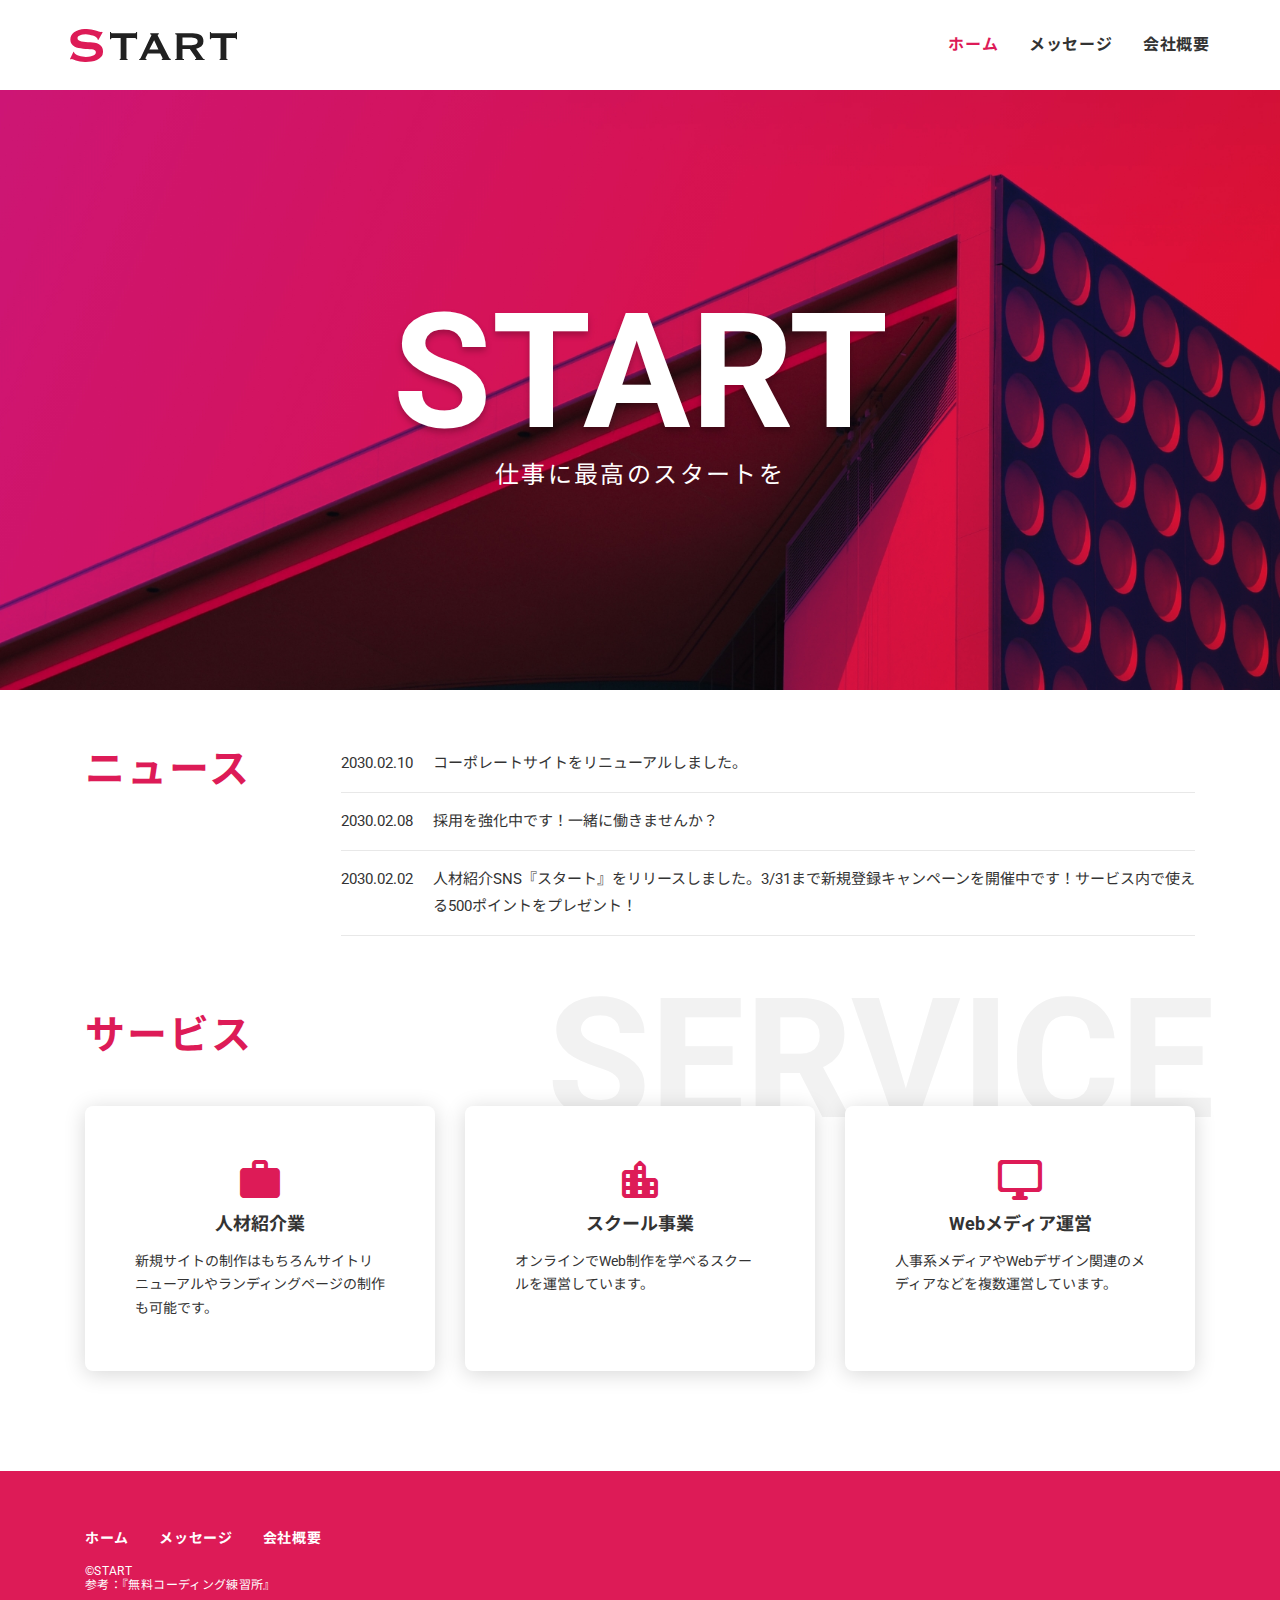
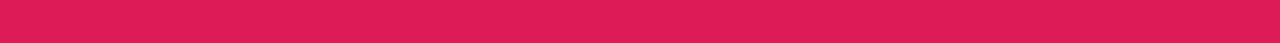
<file: index.html>
<!DOCTYPE html>
<html lang="ja">
<head>
  <meta charset="utf-8">
  <meta name="viewport" content="width=device-width,initial-scale=1">
  <meta name="robots" content="noindex">
  <!--
  <meta name="description"
    content="株式会社STARTは、幸せにつながるお仕事を紹介する人材紹介会社です。人材紹介サービス『スタート』や人材紹介SNS『ゴール』を運営し、またWebデザインを学べるスクール『Webの学校』を開講しています。" />
  -->
  <meta name="description" content="無料コーディング練習所 企業サイト練習用">
  <title>START</title>
  <link rel="preconnect" href="https://fonts.googleapis.com">
  <link rel="preconnect" href="https://fonts.gstatic.com" crossorigin>
  <link
    href="https://fonts.googleapis.com/css2?family=Noto+Sans+JP:wght@500;700&family=Roboto:wght@400;700&display=swap"
    rel="stylesheet">
  <link href="https://fonts.googleapis.com/icon?family=Material+Icons+Round" rel="stylesheet">
  <link href="css/destyle.css" rel="stylesheet" />
  <link href="css/style.css" rel="stylesheet" />
  <link rel="icon" type="image/png" href="img/icon/icon-192x192.png">
  <link rel="apple-touch-icon" type="image/png" href="img/icon/apple-touch-icon-180x180.png">
  <link rel="icon" href="img/icon/favicon.ico">
</head>

<body>

  <!-- wrapper-->
  <div class="wrapper">

    <!-- header -->
    <header id="header" class="header"></header>
    <!-- /header -->

    <!-- mv -->
    <div id="mv" class="mv"></div>
    <!-- /mv -->

    <!-- content -->
    <main class="content">

      <!-- news -->
      <section id="news" class="news"></section>
      <!-- /news -->

      <!-- service -->
      <section id="service" class="service"></section>
      <!-- /service -->

    </main>
    <!-- /content -->

    <!-- footer -->
    <footer id="footer" class="footer"></footer>
    <!-- /footer -->

  </div>
  <!-- /wrapper -->

  <script src="https://ajax.googleapis.com/ajax/libs/jquery/3.6.0/jquery.min.js"></script>
  <script src="js/script.js"></script>
  <script>
    $("#header").load("component/header.html");
    $("#mv").load("component/mv.html");
    $("#news").load("component/news.html");
    $("#service").load("component/service.html");
    $("#footer").load("component/footer.html"); 
  </script>

</body>
</html>
</file>
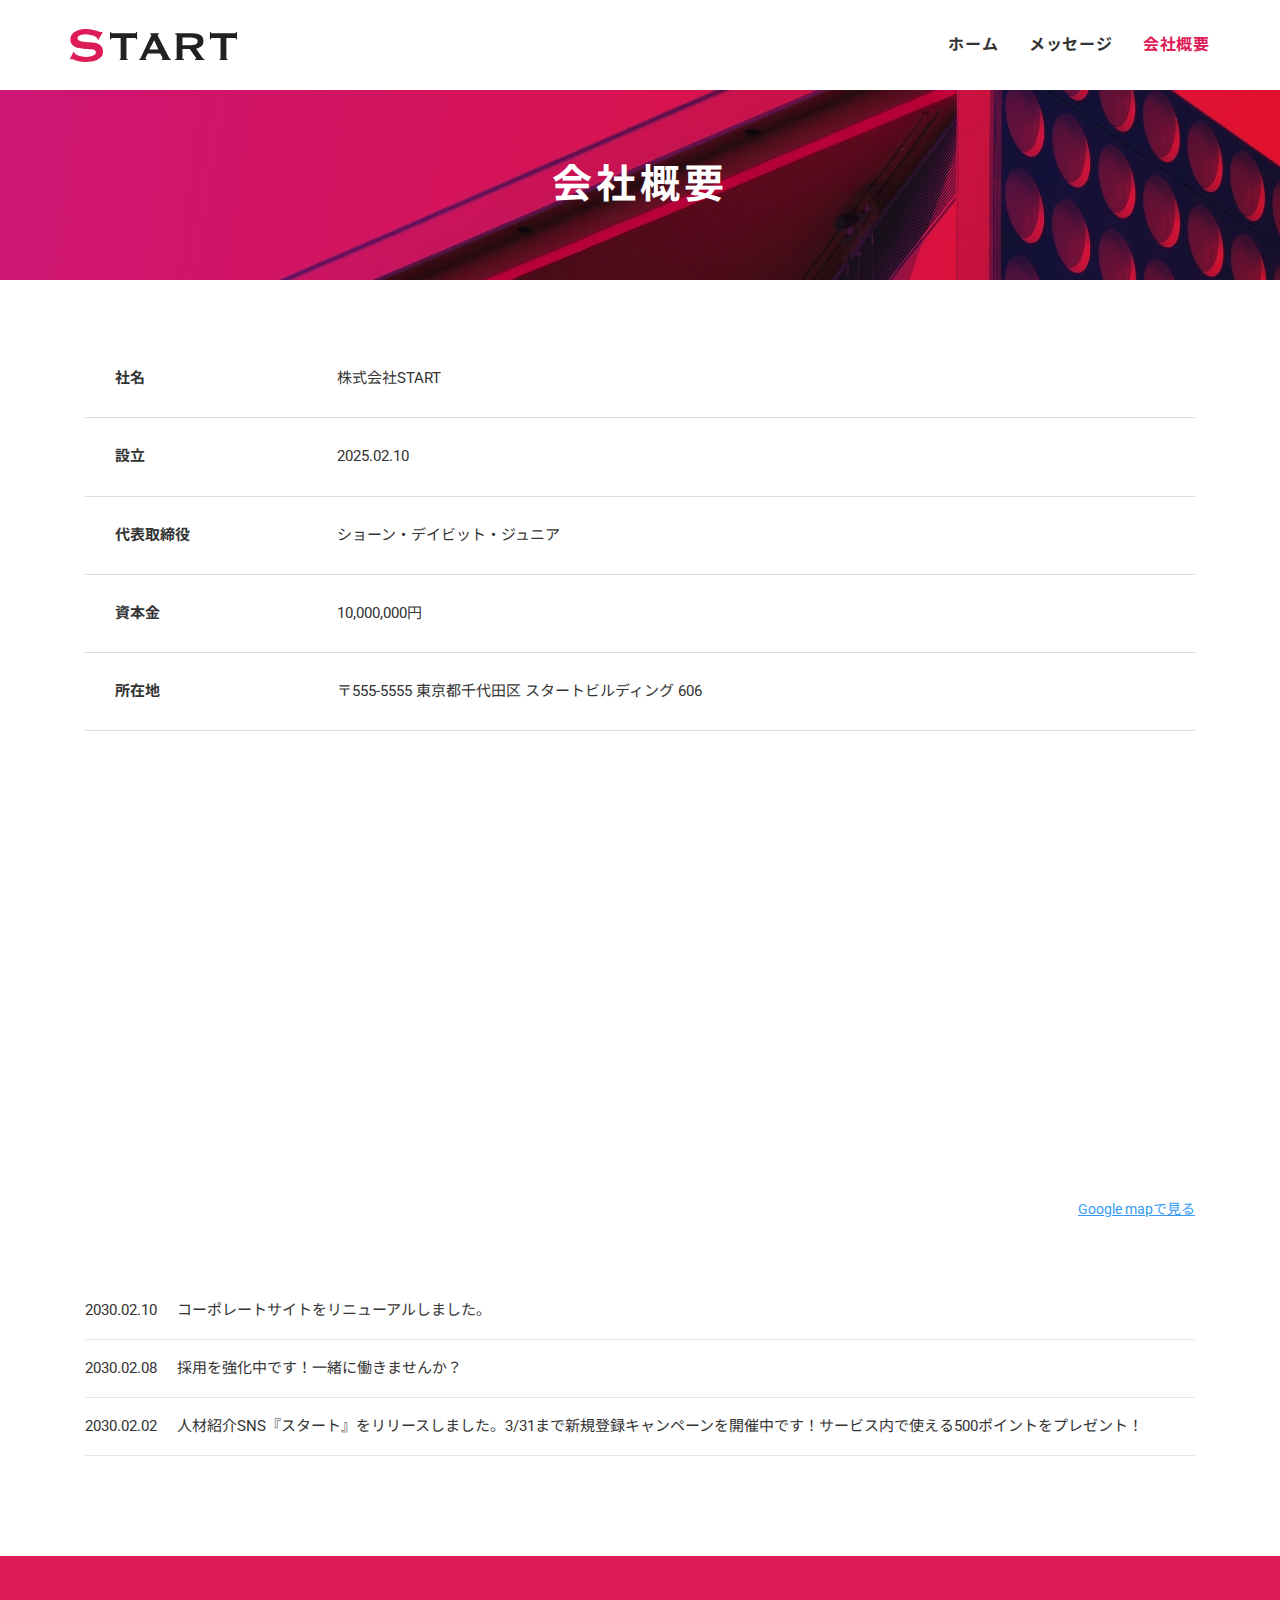
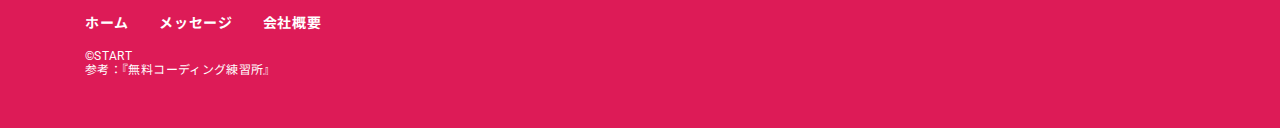
<file: company.html>
<!DOCTYPE html>
<html lang="ja">
<head>
  <meta charset="utf-8">
  <meta name="viewport" content="width=device-width,initial-scale=1">
  <meta name="robots" content="noindex">
  <!--
  <meta name="description"
    content="株式会社STARTは、幸せにつながるお仕事を紹介する人材紹介会社です。人材紹介サービス『スタート』や人材紹介SNS『ゴール』を運営し、またWebデザインを学べるスクール『Webの学校』を開講しています。" />
  -->
  <meta name="description" content="無料コーディング練習所 企業サイト練習用"><title>会社概要 - START</title>
  <link rel="preconnect" href="https://fonts.googleapis.com">
  <link rel="preconnect" href="https://fonts.gstatic.com" crossorigin>
  <link
    href="https://fonts.googleapis.com/css2?family=Noto+Sans+JP:wght@500;700&family=Roboto:wght@400;700&display=swap"
    rel="stylesheet">
  <link href="https://fonts.googleapis.com/icon?family=Material+Icons+Round" rel="stylesheet">
  <link href="css/destyle.css" rel="stylesheet" />
  <link href="css/style.css" rel="stylesheet" />
  <link rel="icon" type="image/png" href="img/icon/icon-192x192.png">
  <link rel="apple-touch-icon" type="image/png" href="img/icon/apple-touch-icon-180x180.png">
  <link rel="icon" href="img/icon/favicon.ico">
</head>

<body>

  <!-- wrapper-->
  <div class="wrapper">

    <!-- header -->
    <header id="header" class="header"></header>
    <!-- /header -->

    <!--page-header-->
    <div id="pageheader" class="page-header"></div>
    <!--/page-header-->

    <!--content-->
    <main class="content">

      <!--company-info-->
      <div id="companyinfo" class="company-info"></div>
      <!--/company-info-->

      <!--company-news-->
      <div id="companynews" class="company-news"></div>
      <!--/company-news-->

    </main>
    <!--/content-->

    <!-- footer -->
    <footer id="footer" class="footer"></footer>
    <!-- /footer -->

  </div>
  <!-- /wrapper -->

  <script src="https://ajax.googleapis.com/ajax/libs/jquery/3.6.0/jquery.min.js"></script>
  <script src="js/script.js"></script>
  <script>
    $("#header").load("component/header.html");
    $("#pageheader").load("component/pageheader.html");
    $("#companyinfo").load("component/companyinfo.html");
    $("#companynews").load("component/companynews.html");
    $("#footer").load("component/footer.html");
  </script>

</body>
</html>
</file>
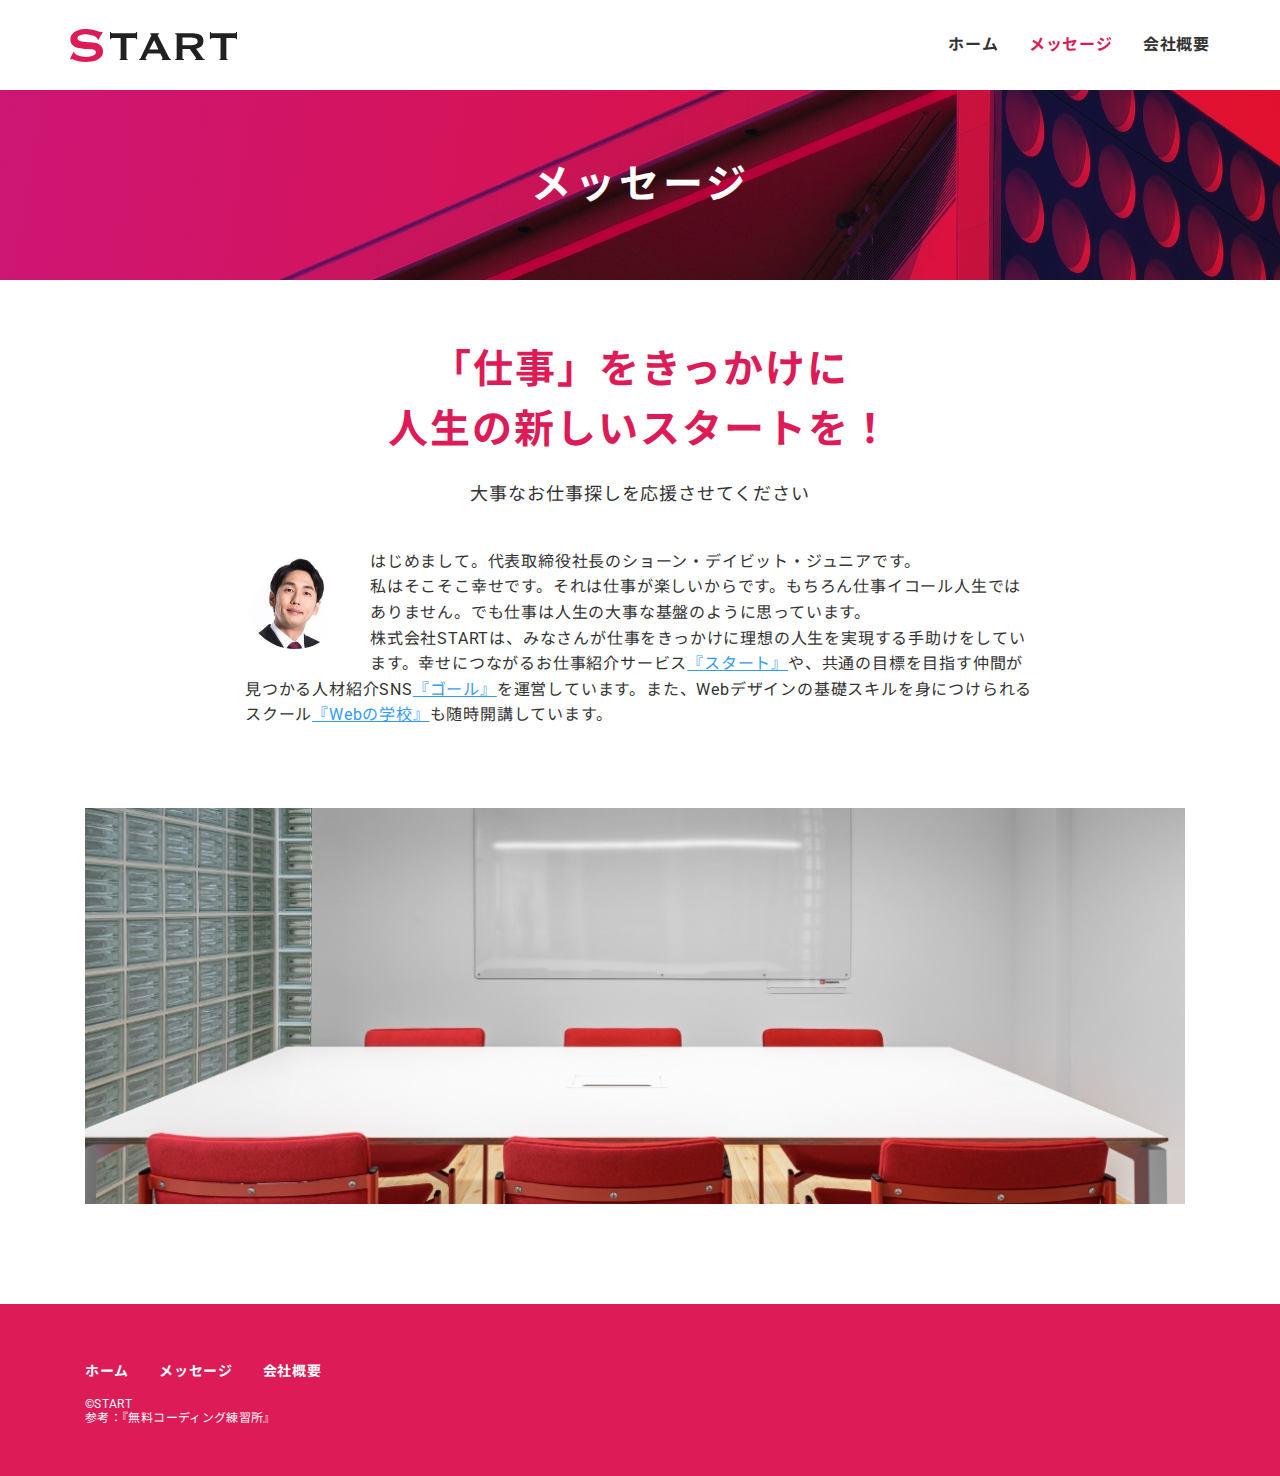
<file: message.html>
<!DOCTYPE html>
<html lang="ja">
<head>
  <meta charset="utf-8">
  <meta name="viewport" content="width=device-width,initial-scale=1">
  <meta name="robots" content="noindex">
  <!--
  <meta name="description"
    content="株式会社STARTは、幸せにつながるお仕事を紹介する人材紹介会社です。人材紹介サービス『スタート』や人材紹介SNS『ゴール』を運営し、またWebデザインを学べるスクール『Webの学校』を開講しています。" />
  -->
  <meta name="description" content="無料コーディング練習所 企業サイト練習用"><title>メッセージ - START</title>
  <link rel="preconnect" href="https://fonts.googleapis.com">
  <link rel="preconnect" href="https://fonts.gstatic.com" crossorigin>
  <link
    href="https://fonts.googleapis.com/css2?family=Noto+Sans+JP:wght@500;700&family=Roboto:wght@400;700&display=swap"
    rel="stylesheet">
  <link href="https://fonts.googleapis.com/icon?family=Material+Icons+Round" rel="stylesheet">
  <link href="css/destyle.css" rel="stylesheet" />
  <link href="css/style.css" rel="stylesheet" />
  <link rel="icon" type="image/png" href="img/icon/icon-192x192.png">
  <link rel="apple-touch-icon" type="image/png" href="img/icon/apple-touch-icon-180x180.png">
  <link rel="icon" href="img/icon/favicon.ico">
</head>

<body>

  <!-- wrapper-->
  <div class="wrapper">

    <!-- header -->
    <header id="header" class="header"></header>
    <!-- /header -->

    <!--page-header-->
    <div id="pageheader" class="page-header"></div>
    <!--/page-header-->

    <!--content-->
    <main class="content">

      <!--message-->
      <section id="message" class="message"></section>
      <!--/message-->

      <!--office-->
      <div id="office" class="office"></div>
      <!--/office-->

    </main>
    <!--/content-->

    <!-- footer -->
    <footer id="footer" class="footer"></footer>
    <!-- /footer -->

  </div>
  <!-- /wrapper -->

  <script src="https://ajax.googleapis.com/ajax/libs/jquery/3.6.0/jquery.min.js"></script>
  <script src="js/script.js"></script>
  <script>
    $("#header").load("component/header.html");
    $("#pageheader").load("component/pageheader.html");
    $("#message").load("component/message.html");
    $("#office").load("component/office.html");
    $("#footer").load("component/footer.html");
  </script>

</body>
</html>
</file>
<file: css/style.css>
@charset "UTF-8";

:root {
  --link-color: #349bf4;
  --main-color: #dd1b57;
  --text-color: #333;
}

/*--------------------------------
 全体
---------------------------------*/
body {
  font-family: "Roboto", "Noto Sans JP", Arial, "Hiragino Kaku Gothic ProN",
    "Hiragino Sans", Meiryo, sans-serif;
  font-size: 16px;
  color: var(--text-color);
}

a {
  color: var(--link-color);
  text-decoration: underline;
}

img {
  max-width: 100%;
  height: auto;
  vertical-align: bottom;
}

/*--------------------------------
 レイアウト
---------------------------------*/
.wrapper {
  overflow-x: hidden;
}

.container {
  max-width: 1170px;
  margin: 0 auto;
  padding: 0 30px;
}

.content {
  display: grid;
  padding: 60px 0 100px;
  row-gap: 80px;
}

/*--------------------------------
 見出し
---------------------------------*/
.heading-primary {
  font-size: 40px;
  font-weight: bold;
  line-height: 1;
  letter-spacing: 0.05em;
  color: var(--main-color);
}

/*--------------------------------
 テーブル
---------------------------------*/
.table-type01 {
  width: 100%;
  font-size: 15px;
  border-collapse: collapse;
  border-spacing: 0;
}

.table-type01 tr {
  border-bottom: solid 1px #ddd;
}

.table-type01 th,
.table-type01 td {
  text-align: left;
  padding: 30px;
}

.table-type01 th {
  width: 20%;
}

.table-type01 p:not(:last-child) {
  margin-bottom: 10px;
}

.table-type01 ul {
  margin-left: 20px;
}

/*--------------------------------
ヘッダー
---------------------------------*/
.header {
  display: flex;
  align-items: center;
  justify-content: space-between;
  height: 90px;
  padding: 30px 70px;
}

.header__logo {
  line-height: 1;
}

/*--------------------------------
 グローバルナビ
---------------------------------*/
.gnav__list {
  display: flex;
  position: relative;
  align-items: center;
  justify-content: center;
  column-gap: 30px;
}

.gnav__item {
  font-size: 16px;
  font-weight: bold;
  line-height: 1;
  letter-spacing: 0.05em;
}

.gnav__link {
  color: var(--text-color);
  text-decoration: none;
}

.gnav__link:hover {
  color: var(--main-color);
}

.gnav__link--active {
  color: var(--main-color);
}

.btn-menu {
  display: none;
}

/*--------------------------------
 メインビジュアル
---------------------------------*/
.mv {
  display: flex;
  align-items: center;
  justify-content: center;
  height: 600px;
  background-image: url(../img/pc_mv.jpg);
  background-repeat: no-repeat;
  background-position: center center;
  background-size: cover;
}

.mv__titleArea {
  color: #fff;
  text-align: center;
}

.mv__title {
  font-size: 160px;
  font-weight: bold;
  line-height: 1;
  text-shadow: 0 4px 6px rgb(0 0 0 / 25%);
  margin-bottom: 10px;
}

.mv__subtitle {
  font-size: 24px;
  line-height: 1;
  letter-spacing: 0.1em;
}

/*--------------------------------
 ニュース
---------------------------------*/
.news__inner {
  display: flex;
  column-gap: 90px;
}

.news__body {
  flex: 1;
}

.news-list__link {
  display: flex;
  color: var(--text-color);
  text-decoration: none;
}

.news-list__link:hover {
  color: var(--main-color);
}

.news-list__item {
  font-size: 15px;
  line-height: 1.8;
  margin-bottom: 15px;
  padding-bottom: 15px;
  border-bottom: 1px solid #e8e8e8;
}

.news-list__item:last-child {
  margin-bottom: 0;
}

.news-list__title {
  font-size: 15px;
  line-height: 1.8;
}

.news-list__date {
  margin-right: 20px;
}

/*--------------------------------
サービス
---------------------------------*/
.service__heading {
  position: relative;
  margin-bottom: 50px;
}

.service__heading::before {
  display: block;
  content: "SERVICE";
  position: absolute;
  top: -40px;
  right: -20px;
  z-index: -1;
  font-size: 168px;
  font-weight: bold;
  line-height: 1;
  color: #f2f2f2;
}

.service-list {
  display: grid;
  column-gap: 30px;
  grid-template-columns: repeat(3, 1fr);
}

.service-list__item {
  padding: 50px;
  border-radius: 8px;
  background-color: #fff;
  box-shadow: 0 3px 21px rgba(0, 0, 0, 0.16);
}

.service-list__img-wrapper {
  text-align: center;
  margin-bottom: 10px;
}

.service-list__img {
  font-size: 48px;
  color: var(--main-color);
  vertical-align: bottom;
}

.service-list__title {
  font-size: 18px;
  font-weight: bold;
  text-align: center;
}

.service-list__text {
  font-size: 14px;
  line-height: 1.7;
  margin-top: 15px;
}

/*--------------------------------
 下層ページ：ヘッダー
---------------------------------*/
.page-header {
  display: flex;
  align-items: center;
  justify-content: center;
  height: 190px;
  background-image: url(../img/pc_header.jpg);
  background-repeat: no-repeat;
  background-position: center center;
  background-size: cover;
}

.page-header__titleArea {
  color: #fff;
  text-align: center;
}

.page-header__title {
  font-size: 40px;
  font-weight: bold;
  line-height: 1;
  letter-spacing: 0.1em;
}

/*--------------------------------
 下層ページ：メッセージ
---------------------------------*/
.message {
  max-width: 850px;
  margin: 0 auto;
}

.message__title {
  font-size: 40px;
  font-weight: bold;
  line-height: 1.5;
  letter-spacing: 0.05em;
  color: var(--main-color);
  text-align: center;
  margin-bottom: 20px;
}

.message__subtitle {
  font-size: 18px;
  line-height: 1.6;
  letter-spacing: 0.05em;
  text-align: center;
  margin-bottom: 40px;
}

.ceo-message__img-wrapper {
  width: 100px;
  margin: 0 25px 15px 0;
  float: left;
}

.ceo-message__img {
  border-radius: 50%;
}

.ceo-message__text {
  line-height: 1.6;
  letter-spacing: 0.05em;
}

.ceo-message__text a {
  color: var(--link-color);
}

/*--------------------------------
 下層ページ：会社概要
---------------------------------*/
.company-info__table {
  margin-bottom: 50px;
}

.company-info__map iframe {
  height: 400px;
}

.company-info__map-link {
  font-size: 14px;
  text-align: right;
  margin-top: 20px;
}

/*--------------------------------
 フッター
---------------------------------*/
.footer {
  color: #fff;
  padding: 60px 20px 50px;
  background-color: var(--main-color);
}

.footer-nav {
  margin-bottom: 20px;
}

.footer-nav__list {
  display: flex;
  column-gap: 30px;
}

.footer-nav__item {
  font-size: 14px;
  font-weight: bold;
  line-height: 1;
  letter-spacing: 0.05em;
}

.footer-nav__link {
  color: var(--text-color);
  color: #fff;
  text-decoration: none;
}

.footer__copyright {
  font-size: 12px;
  letter-spacing: 0.03em;
}

.footer__copyright_link{
  color : inherit;
  text-decoration : none;
}

/*media Queries 767
----------------------------------------------------*/
@media screen and (max-width: 767px) {
  body {
    font-size: 15px;
  }

  .heading-primary {
    font-size: 32px;
  }

  /* レイアウト */
  .container {
    padding: 0 20px;
  }

  .content {
    padding: 40px 0 60px;
    row-gap: 50px;
  }

  .table-type01 {
    font-size: 14px;
    line-height: 1.5;
  }

  .table-type01 th,
  .table-type01 td {
    padding: 20px 0;
  }

  .table-type01 th {
    width: 100px;
  }

  /* ヘッダー */
  .header {
    position: relative;
    height: 60px;
    padding: 20px;
  }

  .header__logo {
    width: 107px;
  }

  .gnav {
    display: none;
    position: fixed;
    top: 0;
    right: 0;
    z-index: 10;
    width: 180px;
    height: 100%;
    background-color: var(--main-color);
    box-shadow: -10px 0 35px -20px rgb(0 0 0 / 25%);
  }

  .gnav__list {
    display: flex;
    flex-direction: column;
    align-items: flex-start;
    width: 180px;
    padding: 90px 20px 20px 50px;
    row-gap: 25px;
  }

  .gnav__link {
    color: #fff;
  }

  .gnav__link:hover {
    color: #fff;
  }

  .gnav__link--active {
    opacity: 0.6;
  }

  .btn-menu {
    display: flex;
    position: absolute;
    top: 0;
    right: 0;
    z-index: 100;
    align-items: center;
    justify-content: center;
    width: 60px;
    height: 60px;
    text-align: center;
    padding: 21px 16px;
    border: none;
    outline: none;
    background: none;
    background-color: var(--main-color);
    cursor: pointer;
    appearance: none;
  }

  .btn-menu__line {
    display: block;
    position: relative;
    left: 0;
    width: 100%;
    height: 2px;
    transition: all 0.4s;
    border-radius: 4px;
    background-color: #fff;
  }

  .btn-menu__line::before,
  .btn-menu__line::after {
    display: block;
    content: "";
    position: absolute;
    width: 100%;
    height: 100%;
    transition: inherit;
    border-radius: 4px;
    background-color: #fff;
  }

  .btn-menu__line::before {
    top: -8px;
  }

  .btn-menu__line::after {
    top: 8px;
  }

  .btn-menu.active .btn-menu__line {
    background-color: transparent;
  }

  .btn-menu.active .btn-menu__line::before,
  .btn-menu.active .btn-menu__line::after {
    top: 0;
    background-color: #fff;
  }

  .btn-menu.active .btn-menu__line::before {
    transform: rotate(45deg);
  }

  .btn-menu.active .btn-menu__line::after {
    transform: rotate(-45deg);
  }

  /* メインビジュアル */
  .mv {
    height: 460px;
    background-image: url(../img/sp_mv.jpg);
  }

  .mv__title {
    font-size: 80px;
  }

  .mv__subtitle {
    font-size: 20px;
  }

  /* ニュース */
  .news__heading {
    margin-bottom: 20px;
  }

  .news__inner {
    display: block;
  }

  .news-list__link {
    flex-direction: column;
  }

  .news-list__item {
    font-size: 15px;
    line-height: 1.8;
  }

  .news-list__item:last-child {
    margin-bottom: 0;
  }

  .news-list__title {
    line-height: 1.6;
  }

  .news-list__date {
    margin-right: 0;
  }

  /* サービス */
  .service__heading {
    margin-bottom: 20px;
  }

  .service__heading::before {
    top: -2px;
    right: -30px;
    font-size: 70px;
  }

  .service-list {
    row-gap: 20px;
    grid-template-columns: 1fr;
  }

  .service-list__item {
    padding: 40px 30px;
  }

  .service-list__img-wrapper {
    margin-bottom: 5px;
  }

  .service-list__img {
    font-size: 60px;
  }

  .service-list__title {
    font-size: 16px;
  }

  .service-list__text {
    margin-top: 10px;
  }

  /* 下層ページ：ヘッダー */
  .page-header {
    height: 160px;
    background-image: url(../img/sp_header.jpg);
  }

  .page-header__title {
    font-size: 28px;
  }

  /* 下層ページ：メッセージ */
  .message__title {
    font-size: 24px;
    margin-bottom: 15px;
  }

  .message__subtitle {
    font-size: 15px;
    margin-bottom: 30px;
  }

  .ceo-message__img-wrapper {
    margin: 0 15px 10px 0;
  }

  .office-img {
    height: 260px;
    object-fit: cover;
  }

  /* 下層ページ：会社概要 */
  .company-info__map iframe {
    height: 300px;
  }

  .company-info__map-link {
    font-size: 12px;
    margin-top: 15px;
  }

  /* フッター */
  .footer {
    padding: 40px 0 30px;
  }

  .footer-nav__list {
    column-gap: 25px;
  }

  .footer-nav__item {
    font-size: 12px;
  }

  .footer-copyright {
    font-size: 10px;
  }
}
</file>
<file: css/destyle.css>
/*! destyle.css v3.0.0 | MIT License | https://github.com/nicolas-cusan/destyle.css */

/* Reset box-model and set borders */
/* ============================================ */

*,
::before,
::after {
  box-sizing: border-box;
  border-width: 0;
  border-style: solid;
}

/* Document */
/* ============================================ */

/**
 * 1. Correct the line height in all browsers.
 * 2. Prevent adjustments of font size after orientation changes in iOS.
 * 3. Remove gray overlay on links for iOS.
 */

html {
  line-height: 1.15; /* 1 */

  -webkit-tap-highlight-color: transparent; /* 3*/
  -webkit-text-size-adjust: 100%; /* 2 */
}

/* Sections */
/* ============================================ */

/**
 * Remove the margin in all browsers.
 */

body {
  margin: 0;
}

/**
 * Render the `main` element consistently in IE.
 */

main {
  display: block;
}

/* Vertical rhythm */
/* ============================================ */

p,
table,
blockquote,
address,
pre,
iframe,
form,
figure,
dl {
  margin: 0;
}

/* Headings */
/* ============================================ */

h1,
h2,
h3,
h4,
h5,
h6 {
  font-size: inherit;
  font-weight: inherit;
  margin: 0;
}

/* Lists (enumeration) */
/* ============================================ */

ul,
ol {
  margin: 0;
  padding: 0;
  list-style: none;
}

/* Lists (definition) */
/* ============================================ */

dt {
  font-weight: bold;
}

dd {
  margin-left: 0;
}

/* Grouping content */
/* ============================================ */

/**
 * 1. Add the correct box sizing in Firefox.
 * 2. Show the overflow in Edge and IE.
 */

hr {
  clear: both;
  overflow: visible; /* 2 */
  box-sizing: content-box; /* 1 */
  height: 0; /* 1 */
  margin: 0;
  color: inherit;
  border-top-width: 1px;
}

/**
 * 1. Correct the inheritance and scaling of font size in all browsers.
 * 2. Correct the odd `em` font sizing in all browsers.
 */

pre {
  font-family: monospace, monospace; /* 1 */
  font-size: inherit; /* 2 */
}

address {
  font-style: inherit;
}

/* Text-level semantics */
/* ============================================ */

/**
 * Remove the gray background on active links in IE 10.
 */

a {
  text-decoration: none;
  color: inherit;
  background-color: transparent;
}

/**
 * 1. Remove the bottom border in Chrome 57-
 * 2. Add the correct text decoration in Chrome, Edge, IE, Opera, and Safari.
 */

abbr[title] {
  text-decoration: underline dotted; /* 2 */
}

/**
 * Add the correct font weight in Chrome, Edge, and Safari.
 */

b,
strong {
  font-weight: bolder;
}

/**
 * 1. Correct the inheritance and scaling of font size in all browsers.
 * 2. Correct the odd `em` font sizing in all browsers.
 */

code,
kbd,
samp {
  font-family: monospace, monospace; /* 1 */
  font-size: inherit; /* 2 */
}

/**
 * Add the correct font size in all browsers.
 */

small {
  font-size: 80%;
}

/**
 * Prevent `sub` and `sup` elements from affecting the line height in
 * all browsers.
 */

sub,
sup {
  position: relative;
  font-size: 75%;
  line-height: 0;
  vertical-align: baseline;
}

sub {
  bottom: -.25em;
}

sup {
  top: -.5em;
}

/* Replaced content */
/* ============================================ */

/**
 * Prevent vertical alignment issues.
 */

svg,
img,
embed,
object,
iframe {
  vertical-align: bottom;
}

/* Forms */
/* ============================================ */

/**
 * Reset form fields to make them styleable.
 * 1. Make form elements stylable across systems iOS especially.
 * 2. Inherit text-transform from parent.
 */

button,
input,
optgroup,
select,
textarea {
  font: inherit;
  margin: 0;
  padding: 0;
  text-align: inherit;
  vertical-align: middle;
  text-transform: inherit; /* 2 */
  color: inherit;
  border-radius: 0;
  background: transparent;

  -webkit-appearance: none; /* 1 */
  appearance: none;
}

/**
 * Reset radio and checkbox appearance to preserve their look in iOS.
 */

[type="checkbox"] {
  -webkit-appearance: checkbox;
  appearance: checkbox;
}

[type="radio"] {
  -webkit-appearance: radio;
  appearance: radio;
}

/**
 * Correct cursors for clickable elements.
 */

button,
[type="button"],
[type="reset"],
[type="submit"] {
  cursor: pointer;
}

button:disabled,
[type="button"]:disabled,
[type="reset"]:disabled,
[type="submit"]:disabled {
  cursor: default;
}

/**
 * Improve outlines for Firefox and unify style with input elements & buttons.
 */

:-moz-focusring {
  outline: auto;
}

select:disabled {
  opacity: inherit;
}

/**
 * Remove padding
 */

option {
  padding: 0;
}

/**
 * Reset to invisible
 */

fieldset {
  min-width: 0;
  margin: 0;
  padding: 0;
}

legend {
  padding: 0;
}

/**
 * Add the correct vertical alignment in Chrome, Firefox, and Opera.
 */

progress {
  vertical-align: baseline;
}

/**
 * Remove the default vertical scrollbar in IE 10+.
 */

textarea {
  overflow: auto;
}

/**
 * Correct the cursor style of increment and decrement buttons in Chrome.
 */

[type="number"]::-webkit-inner-spin-button,
[type="number"]::-webkit-outer-spin-button {
  height: auto;
}

/**
 * 1. Correct the outline style in Safari.
 */

[type="search"] {
  outline-offset: -2px; /* 1 */
}

/**
 * Remove the inner padding in Chrome and Safari on macOS.
 */

[type="search"]::-webkit-search-decoration {
  -webkit-appearance: none;
}

/**
 * 1. Correct the inability to style clickable types in iOS and Safari.
 * 2. Fix font inheritance.
 */

::-webkit-file-upload-button {
  font: inherit; /* 2 */

  -webkit-appearance: button; /* 1 */
}

/**
 * Clickable labels
 */

label[for] {
  cursor: pointer;
}

/* Interactive */
/* ============================================ */

/*
 * Add the correct display in Edge, IE 10+, and Firefox.
 */

details {
  display: block;
}

/*
 * Add the correct display in all browsers.
 */

summary {
  display: list-item;
}

/*
 * Remove outline for editable content.
 */

[contenteditable]:focus {
  outline: auto;
}

/* Tables */
/* ============================================ */

/**
1. Correct table border color inheritance in all Chrome and Safari.
*/

table {
  border-color: inherit; /* 1 */
}

caption {
  text-align: left;
}

td,
th {
  padding: 0;
  vertical-align: top;
}

th {
  font-weight: bold;
  text-align: left;
}
</file>
